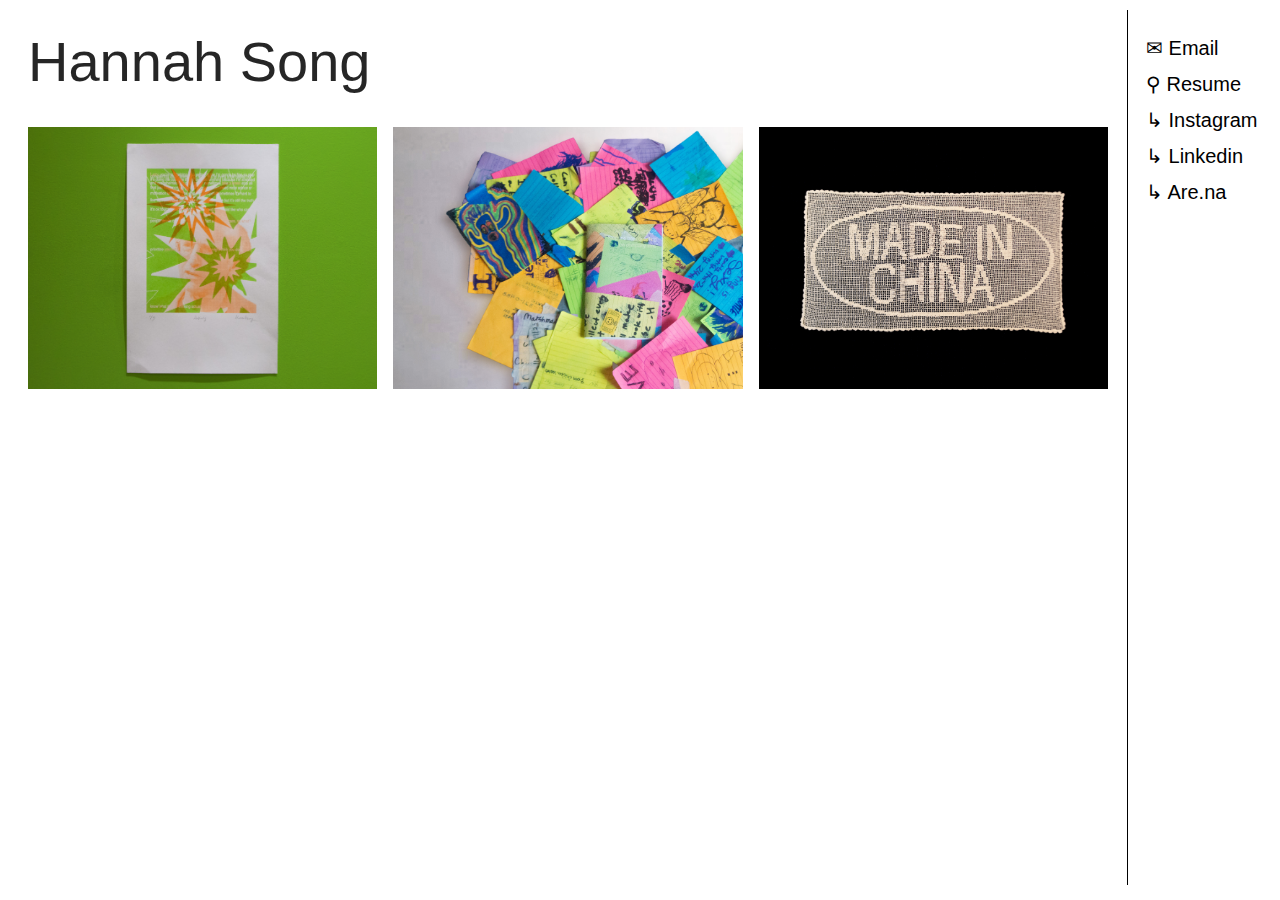
<file: index.html>
<!DOCTYPE html>
<html>
<head>
  <meta charset="UTF-8">
  <title>Hannah Song Reveal Toggle</title>
  <link rel="stylesheet" type="text/css" href="index.css">
</head>
<body>
     <!-- Side navigation -->
     <div class="sidenav">
        <a href="#">&#9993;  Email</a>
        <a href="#">&#9906;  Resume</a>
        <a href="#">&#8627; Instagram</a>
        <a href="#">&#8627; Linkedin</a>
        <a href="#">&#8627; Are.na</a>
    </div>


    <div class="main-content">
        <!-- NAME AND BIO -->
        <button class="bio" id="toggleBio" aria-expanded="false">
            <span class="bio-name">Hannah Song</span>
            <span class="bio-rest" hidden>
            (they/them) is a graphic designer, currently a senior in the BFA Communication Design program at Parsons School of Design in The New School. They are passionate about typography, bookmaking, and films. &#9786;
            </span>
        </button>

        <!-- thumbnail index-->
        <div class="thumbnail-grid">
            <a class="thumbnail" href="detail1.html">
            <img src="larryTHUMBNAIL.jpg" alt="Title 1">
            <div class="thumbnail-overlay">
                <span class="thumbnail-title">Anxiety</span>
            </div>
            </a>
            <a class="thumbnail" href="detail2.html">
            <img src="doodlezineTHUMBNAIL.jpg" alt="Title 2">
            <div class="thumbnail-overlay">
                <span class="thumbnail-title">Stop me from doodling on company time</span>
            </div>
            </a>
            <a class="thumbnail" href="detail3.html">
                <img src="madeinchinaTHUMBNAIL.jpg" alt="Title 3">
                <div class="thumbnail-overlay">
                <span class="thumbnail-title">Made in China crochet tapestry</span>
                </div>
            </a>
        </div>
    </div>



    <script>
        const toggleBio = document.getElementById('toggleBio');
        const bioName = toggleBio.querySelector('.bio-name');
        const bioRest = toggleBio.querySelector('.bio-rest');

        toggleBio.addEventListener('click', function() {
        const expanded = toggleBio.getAttribute('aria-expanded') === 'true';
        if (!expanded) {
            toggleBio.setAttribute('aria-expanded', 'true');
            bioRest.hidden = false;
        } else {
            toggleBio.setAttribute('aria-expanded', 'false');
            bioRest.hidden = true;
        }
        });
    </script>
</body>
</html>
</file>
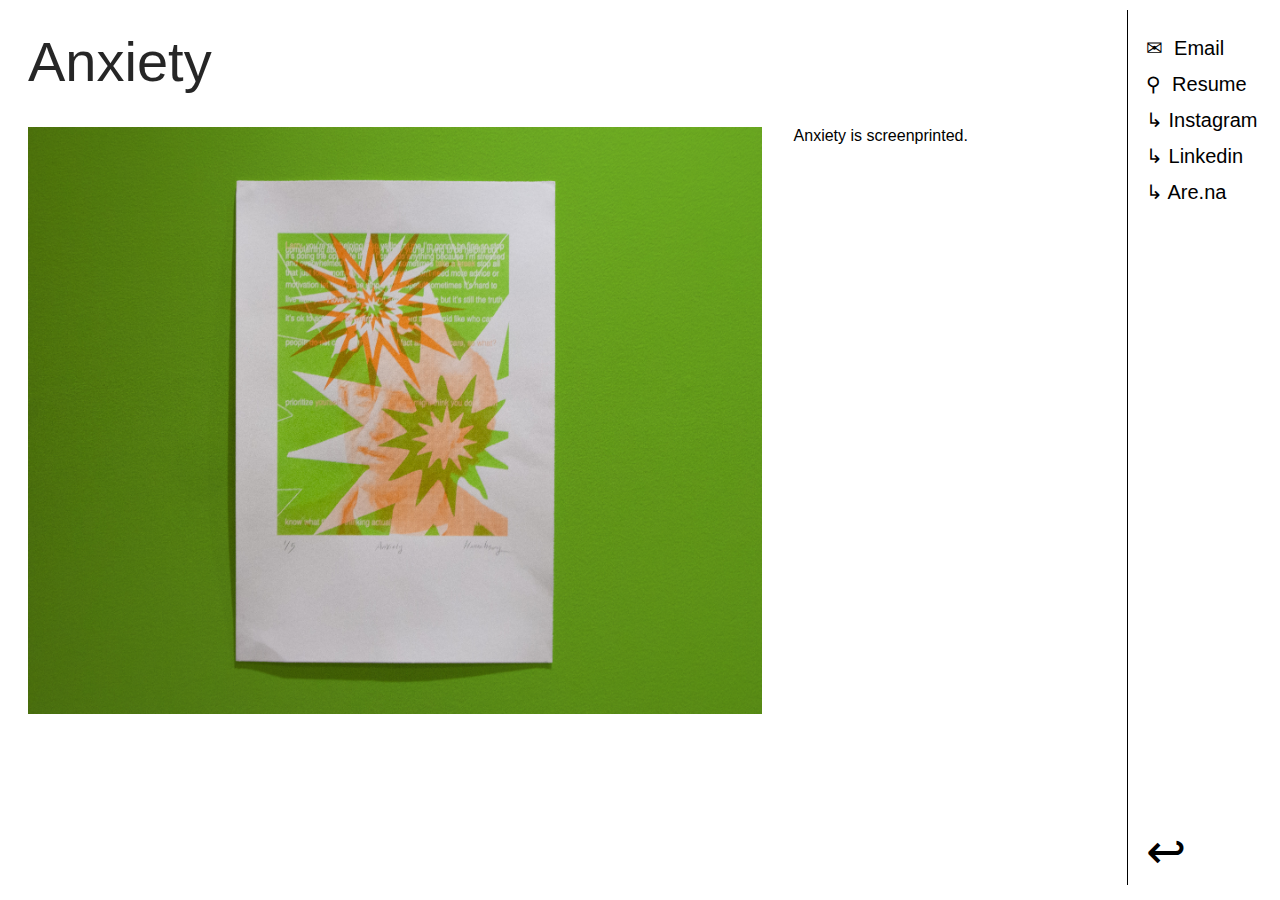
<file: anxiety_page.html>
<!DOCTYPE html>
<html>
    <head>
    <meta charset="UTF-8">
    <link rel="stylesheet" type="text/css" href="index.css">
    <title>HANNAH SONG</title>
    <link rel="icon" type="image/x-icon" href="faviconH.png">
    </head>
    <body>
        <span class="work_title">Anxiety</span>


        <!-- Side navigation -->
        <div class="sidenav">
            <a href="mailto:songhyunh1@gmail.com">&#9993;&nbsp; Email</a>
            <a href="resume251013.pdf" type="application/pdf">&#9906;&nbsp; Resume</a>
            <a href="https://www.instagram.com/hannahs.ong/">&#8627; Instagram</a>
            <a href="https://www.linkedin.com/in/hannah-song-b69a02274/">&#8627; Linkedin</a>
            <a href="https://www.are.na/hannah-song-1zrtzebcrbk/channels">&#8627; Are.na</a>
            <a class="go-back-arrow" href="javascript:history.back()">&#8617;</a>
        </div>
        <div class="main-content">
            <div class="page_container">
                <div class="page_img">
                    <img src="larryTHUMBNAIL.jpg" alt="Anxiety screenprint">      
                </div>
                <div class="page_txt">
                    <p>Anxiety is screenprinted.</p>
                </div>
            </div>
        </div>


    </body>

</html>
</file>
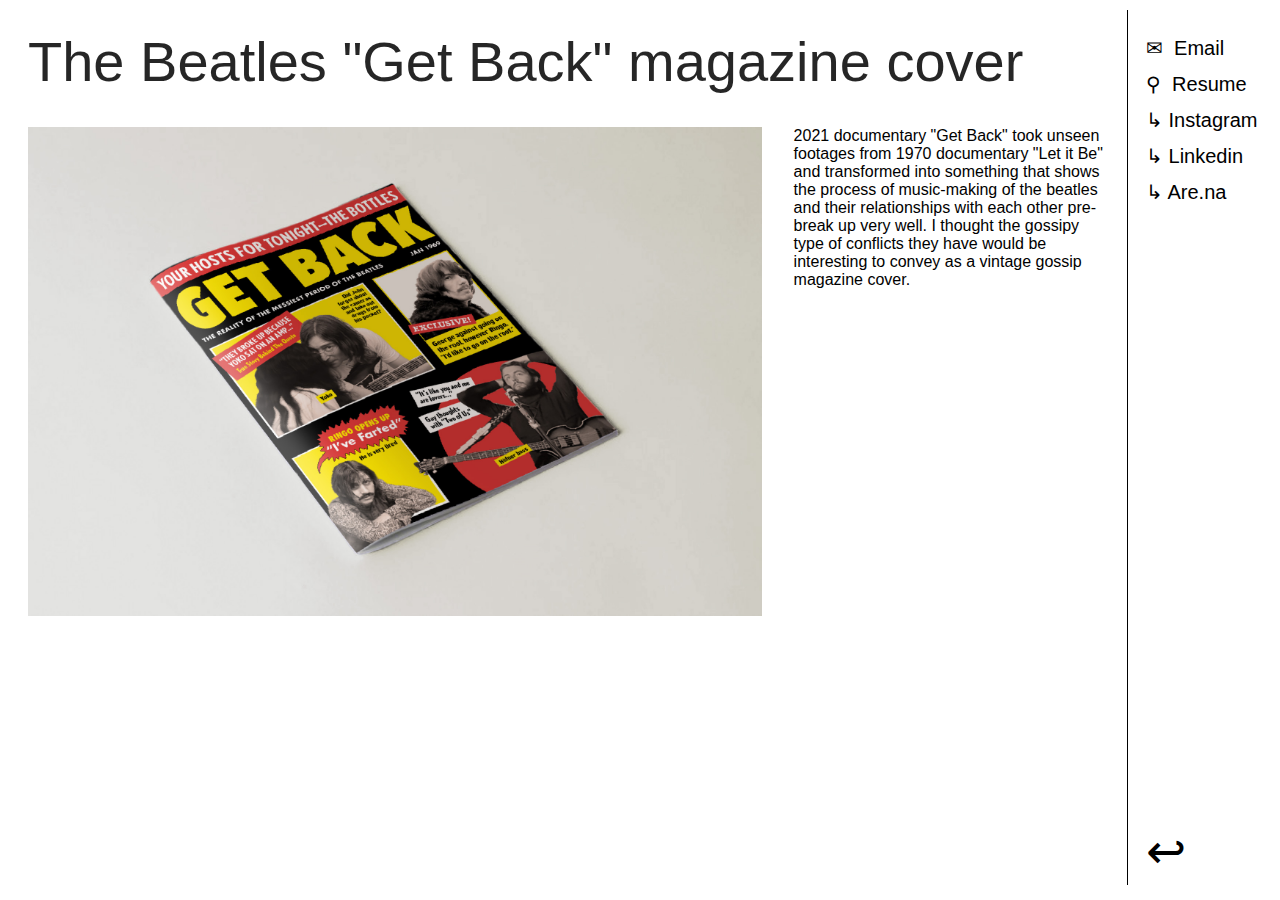
<file: beatlesgetbackmag.html>
<!DOCTYPE html>
<html>
    <head>
    <meta charset="UTF-8">
    <link rel="stylesheet" type="text/css" href="index.css">
    <title>HANNAH SONG</title>
    <link rel="icon" type="image/x-icon" href="faviconH.png">
    </head>
    <body>
        <span class="work_title">The Beatles "Get Back" magazine cover</span>


        <!-- Side navigation -->
        <div class="sidenav">
            <a href="mailto:songhyunh1@gmail.com">&#9993;&nbsp; Email</a>
            <a href="resume251013.pdf" type="application/pdf">&#9906;&nbsp; Resume</a>
            <a href="https://www.instagram.com/hannahs.ong/">&#8627; Instagram</a>
            <a href="https://www.linkedin.com/in/hannah-song-b69a02274/">&#8627; Linkedin</a>
            <a href="https://www.are.na/hannah-song-1zrtzebcrbk/channels">&#8627; Are.na</a>
            <a class="go-back-arrow" href="javascript:history.back()">&#8617;</a>
        </div>
        <div class="main-content">
            <div class="page_container">
                <div class="page_img">
                    <img src="getbackmagThumbnail.jpg" alt="">    
                </div>
                <div class="page_txt">
                    <p>2021 documentary "Get Back" took unseen footages from 1970 documentary "Let it Be" and transformed into something that shows the process of music-making of the beatles and their relationships with each other pre-break up very well. I thought the gossipy type of conflicts they have would be interesting to convey as a vintage gossip magazine cover.</p>
                </div>
            </div>
        </div>


    </body>

</html>
</file>
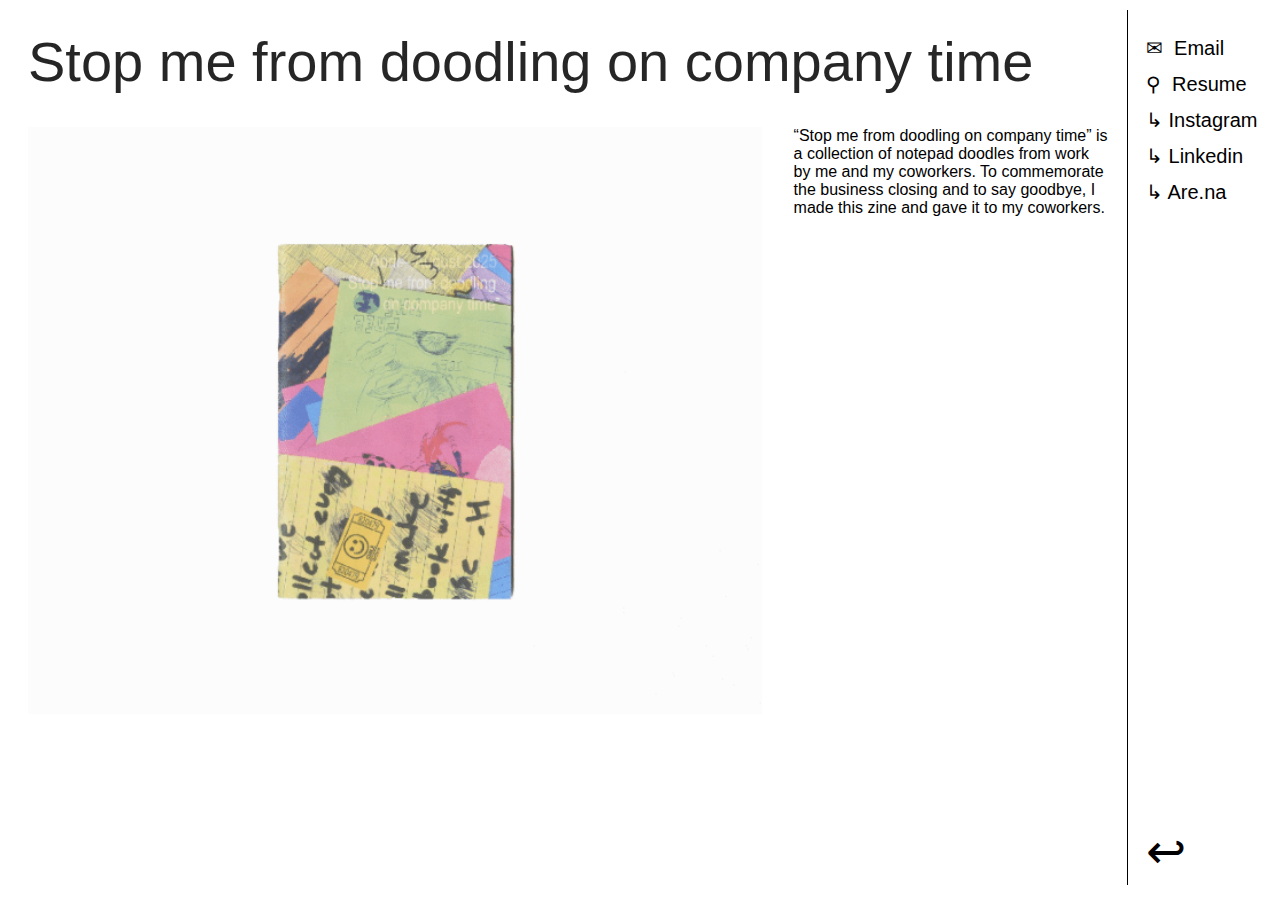
<file: doodlezine.html>
<!DOCTYPE html>
<html>
    <head>
    <meta charset="UTF-8">
    <link rel="stylesheet" type="text/css" href="index.css">
    <title>HANNAH SONG</title>
    <link rel="icon" type="image/x-icon" href="faviconH.png">
    </head>
    <body>
        <span class="work_title">Stop me from doodling on company time</span>


        <!-- Side navigation -->
        <div class="sidenav">
            <a href="mailto:songhyunh1@gmail.com">&#9993;&nbsp; Email</a>
            <a href="resume251013.pdf" type="application/pdf">&#9906;&nbsp; Resume</a>
            <a href="https://www.instagram.com/hannahs.ong/">&#8627; Instagram</a>
            <a href="https://www.linkedin.com/in/hannah-song-b69a02274/">&#8627; Linkedin</a>
            <a href="https://www.are.na/hannah-song-1zrtzebcrbk/channels">&#8627; Are.na</a>
            <a class="go-back-arrow" href="javascript:history.back()">&#8617;</a>
        </div>
        <div class="main-content">
            <div class="page_container">
                <div class="page_img">
                    <img src="doodlezine.gif" alt="">    
                </div>
                <div class="page_txt">
                    <p>“Stop me from doodling on company time” is a collection of notepad doodles from work by me and my coworkers.
                        To commemorate the business closing and to say goodbye, I made this zine and gave it to my coworkers.</p>
                </div>
            </div>
        </div>


    </body>

</html>
</file>
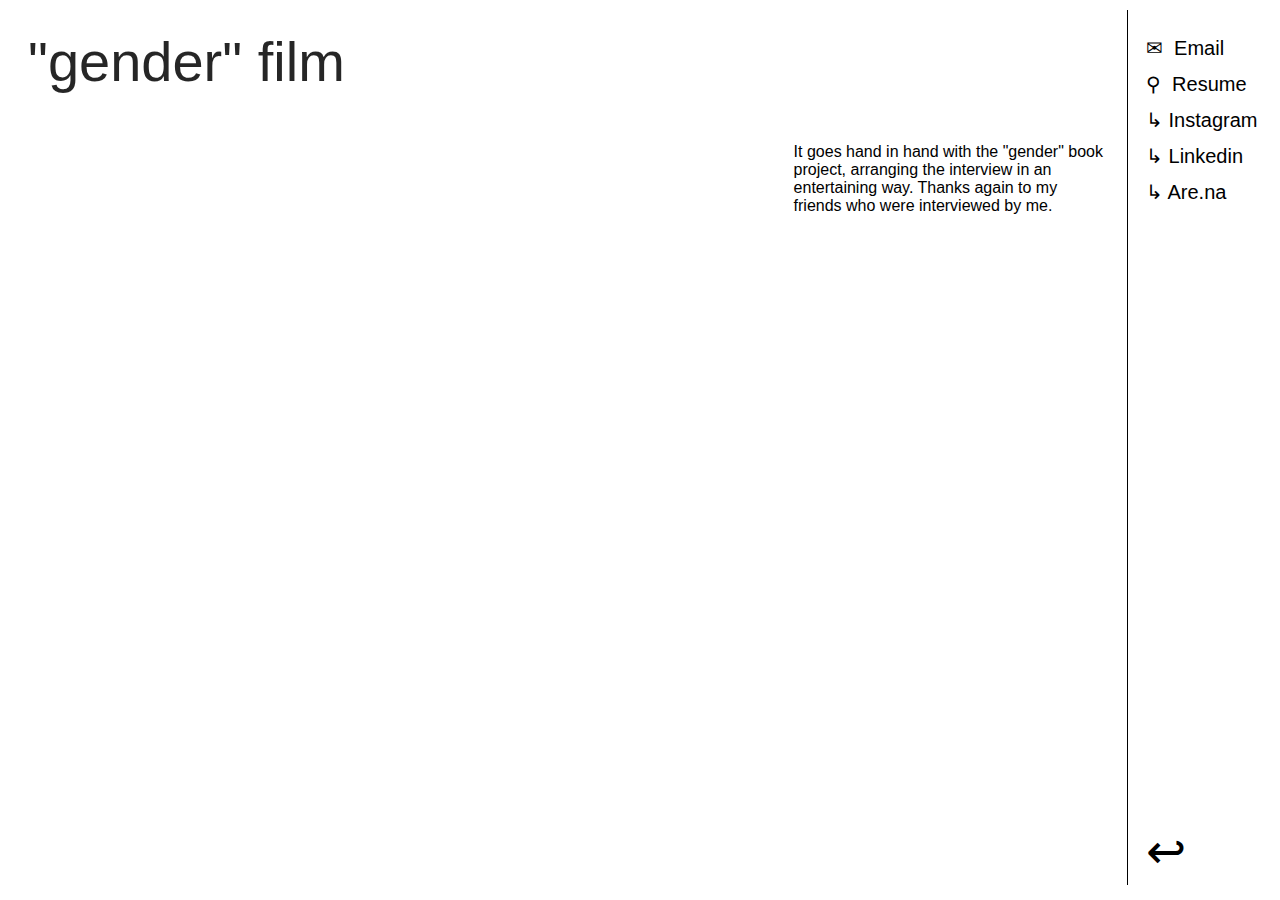
<file: genderfilm.html>
<!DOCTYPE html>
<html>
    <head>
    <meta charset="UTF-8">
    <link rel="stylesheet" type="text/css" href="index.css">
    <title>HANNAH SONG</title>
    <link rel="icon" type="image/x-icon" href="faviconH.png">
    </head>
    <body>
        <span class="work_title">"gender" film</span>


        <!-- Side navigation -->
        <div class="sidenav">
            <a href="mailto:songhyunh1@gmail.com">&#9993;&nbsp; Email</a>
            <a href="resume251013.pdf" type="application/pdf">&#9906;&nbsp; Resume</a>
            <a href="https://www.instagram.com/hannahs.ong/">&#8627; Instagram</a>
            <a href="https://www.linkedin.com/in/hannah-song-b69a02274/">&#8627; Linkedin</a>
            <a href="https://www.are.na/hannah-song-1zrtzebcrbk/channels">&#8627; Are.na</a>
            <a class="go-back-arrow" href="javascript:history.back()">&#8617;</a>
        </div>
        <div class="main-content">
            <div class="page_container">
                <div class="page_img">

                </div>
                <div class="page_txt">
                    <a href="https://www.dropbox.com/scl/fi/ri3qbya8pl502nncnuwnz/genderfilmvid.mp4?rlkey=9rmrbyxytr1022in02whb1isu&st=fxvvph1e&dl=0"></a>
                    <p> It goes hand in hand with the <link rel="stylesheet" href="genderbook.html">"gender" book project</link>, arranging the interview in an entertaining way. Thanks again to my friends who were interviewed by me.</p>
                </div>
            </div>
        </div>


    </body>

</html>
</file>
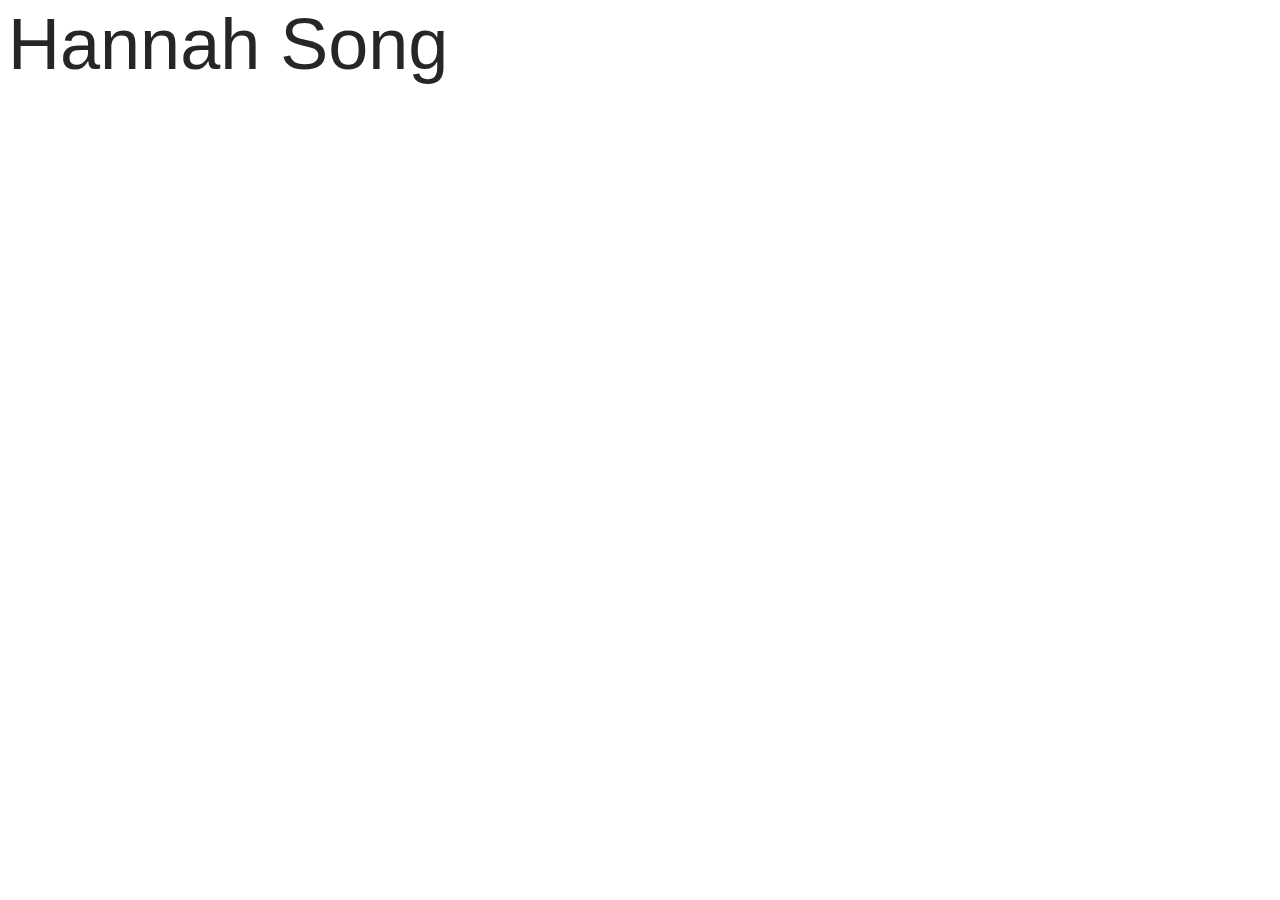
<file: main.html>
<!DOCTYPE html>
<html>
    <head>
        <link rel="stylesheet" type="text/css" href="main.css">
    </head>
    <body>
        <details>
            <summary><h1>Hannah Song</h1></summary>
            <span class="a"> &nbsp;(they/them) is a graphic designer, currently a senior 
                in the BFA Communication Design program at Parsons 
                School of Design in The New School. They are passionate 
                about typography, bookmaking, and films. </span>
          </details>
        
    </body>
</html>
</file>
<file: index.css>
body {
    padding: 20px;
}

footer {
  font-family: Arial, Helvetica, sans-serif;
  font-size: 0.8rem;
  color:#b0b0b0;
  bottom: 0;
  margin-top: 5rem;
}

.bio {
    font-family: "Arial Narrow", Arial, sans-serif;
    font-size: 3.5rem;
    line-height: 1.2;
    color: rgba(0, 0, 0, 0.85);
    font-weight: 400;
    letter-spacing: 0;
    display: inline-block;
    cursor: pointer;
    border: none;
    background: none;
    padding: 0;
    margin: 0;
    text-align: left;
    transition: color 0.2s;
  }

  .bio-name {
    transition: color 0.2s;
  }
  
  .bio[aria-expanded="false"] .bio-name:hover {
    color: #888;
    cursor: pointer;
  }
  
  .bio[aria-expanded="true"] .bio-name {
    color: rgba(0, 0, 0, 0.85);
    font-weight: bold;
    letter-spacing: -0.1rem;
  }
  .bio-rest {
    margin-left: 0.5rem;
  }

/* sidebar */
.sidenav {
    font-family: Arial, Helvetica, sans-serif;
    height: 95%;
    width: 140px;
    position: fixed;

    z-index: 1;
    top: 10px;
    right: 0;
    background-color: #ffffff;
    padding-top: 20px;
    padding-left: 2px;
    padding-right: 10px;

    border-left: 1px solid black;
  }
  
  .sidenav a {
    padding: 6px 8px 6px 16px;
    text-decoration: none;
    font-size: 20px;
    color: #000000;
    display: block;
  }
  
  .sidenav a:hover {
    color: #888;
  }
  
  .main {
    margin-left: 160px; /* Same as the width of the sidenav */
    font-size: 12px; /* Increased text to enable scrolling */
    padding: 0px 10px;
  }


  
  @media screen and (max-height: 450px) {
    .sidenav {padding-top: 15px;}
    .sidenav a {font-size: 18px;}
  }




  /* thumbnail index */
  .thumbnail-grid {
    display: grid;
    grid-template-columns: repeat(auto-fit, minmax(220px, 1fr));
    gap: 1rem;
    margin-top: 2rem;
  }
  
  .thumbnail {
    position: relative;
    overflow: hidden;
    aspect-ratio: 4/3; /* fallback if browser supports */
    display: block;
    text-decoration: none;
  }
  
  .thumbnail img {
    width: 100%;
    height: 100%;
    object-fit: cover; /* makes any ratio fit the grid cell */
    display: block;
    transition: transform 0.3s;
  }
  

  .thumbnail-overlay {
    position: absolute;
    inset: 0;
    background: rgba(80, 80, 80, 0.55);
    display: flex;
    align-items: center;
    justify-content: center;
    opacity: 0;
    transition: opacity 0.25s;
  }
  
  .thumbnail:hover .thumbnail-overlay,
  .thumbnail:focus .thumbnail-overlay {
    opacity: 1;
  }
  
  .thumbnail-title {
    color: #fff;
    font-size: 1.25rem;
    font-family: "Arial Narrow", Arial, sans-serif;
    font-weight:100;
    text-align: center;
    padding: 0.5rem 1rem;
    opacity: 0;
    transform: translateY(10px);
    transition: opacity 0.25s, transform 0.25s;
  }
  
  .thumbnail:hover .thumbnail-title,
  .thumbnail:focus .thumbnail-title {
    opacity: 1;
    transform: translateY(0);
  }


/* MAIN */
  .main-content {
    margin-right: 140px;
    margin-left: 0;
    padding-right: 4px;
    object-fit: cover;

  }


/* sub pages -- image */
.page_container {
  display: flex;
  width: 100%;
  box-sizing: border-box;
  gap: 2rem;
  padding-top: 2rem;
  align-items: flex-start;
}

.page_img {
  width: 70%;
  box-sizing: border-box;
}


.page_img img, .page_img video {
  width: 100%;
  height: auto;
  display: block;
  padding-bottom: 1rem;
}

.page_txt {
  width: 30%;
  font-family: Arial, Helvetica, sans-serif;
  font-size: 1rem;
  box-sizing: border-box;
  position: sticky;
  top:20px;
  height: fit-content;
  align-self: flex-start;
}


.page_txt p:first-child {
  margin-top: 0;
  
}

.work_title {
  font-family: "Arial Narrow", Arial, sans-serif;
    font-size: 3.5rem;
    line-height: 1.2;
    color: rgba(0, 0, 0, 0.85);
    font-weight: 400;
    letter-spacing: 0;
    display: inline-block;
    border: none;
    background: none;
    padding: 0;
    margin: 0;
    text-align: left;
}


.sidenav .go-back-arrow{
  font-family: Arial, Helvetica, sans-serif;
  font-size: 48px;
  position: absolute;
  bottom: 0;
}
</file>
<file: main.css>
h1 {
	font-family: "Arial Narrow", Arial, sans-serif;
	font-style: normal;
	font-weight: 400;
	margin: 0;
	font-size: 4.5rem;
	line-height: 1;
	color: rgba(0, 0, 0, 0.85);
	letter-spacing: 0;
    display: inline;
}
h1:hover {
    cursor:pointer;
    color:rgb(133, 133, 133);
}

details > summary {
    list-style: none;
  }
  details > summary::-webkit-details-marker {
    display: none;
  }
  

details {
    display: flex;
    width: fit-content;
    height: fit-content;
}

summary {
    width: fit-content;
    height: fit-content;
}

span {
	font-family: "Arial Narrow", Arial, sans-serif;
	font-style: normal;
	font-weight: 400;
	margin: 0;
	font-size: 4.5rem;
	line-height: 1;
	color: rgba(0, 0, 0, 0.85);
	letter-spacing: 0;
    display: inline;
}
</file>
